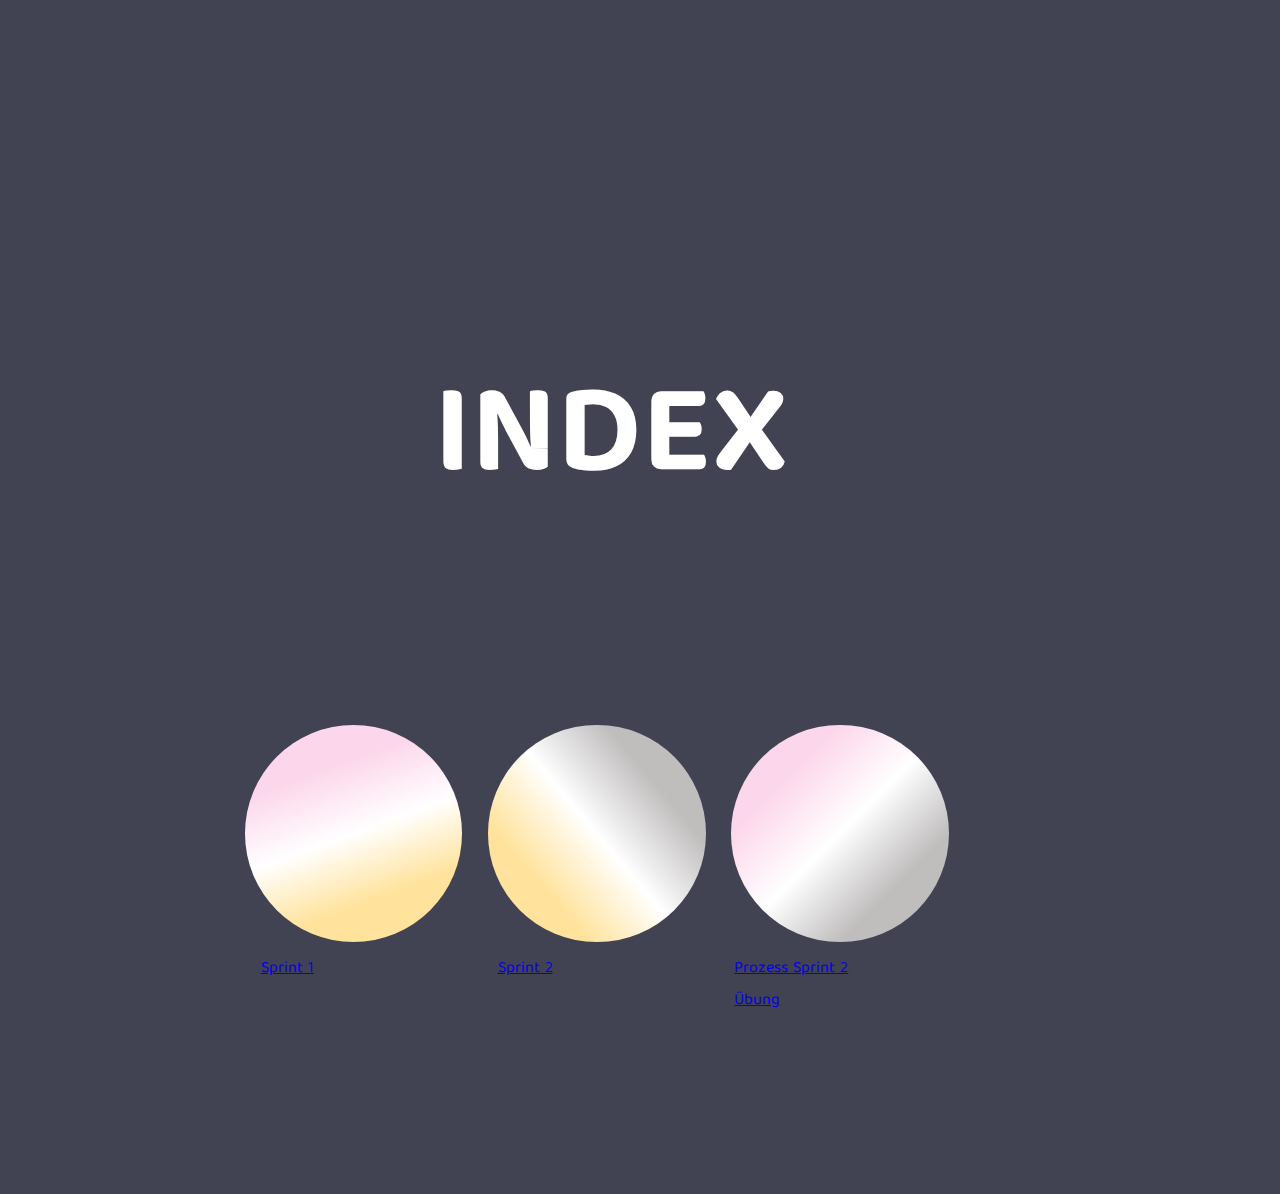
<file: index.html>
<!DOCTYPE html>
<html lang="en">
  <head>
    <meta charset="UTF-8" />
    <meta name="viewport" content="width=device-width, initial-scale=1.0" />
    <title>index menü</title>

    <link rel="preconnect" href="https://fonts.googleapis.com" />
    <link rel="preconnect" href="https://fonts.gstatic.com" crossorigin />
    <link
      href="https://fonts.googleapis.com/css2?family=Baloo+Tamma+2:wght@400..800&family=Encode+Sans+Expanded:wght@100;200;300;400;500;600;700;800;900&display=swap"
      rel="stylesheet"
    />

    <link rel="stylesheet" href="gestaltung.css" />
  </head>

  <body>
    <div class="grid-container">
      <div class="titel">
        <h1>INDEX</h1>
      </div>

      <div class="Sprint1"><a href="b_Sprint 1/index.html">Sprint 1</a></div>
      <div class="Sprint2">
        <a href="a_Sprint2_UNTIL_THE _LIGHTS/index.html">Sprint 2</a>
      </div>
      <div class="Prozess">
        <a href="c_Prozess Sprint 1/a_Sprint 1_ Prozess/index.html"
          >Prozess Sprint 2</a
        >
      </div>
      <div class="Übung"><a href="d_Übung Flexbox /index.html">Übung</a></div>

      <div class="dot-collection">
        <section class="parentcontainer">
          <div class="dot rosa-yellow"></div>
          <div class="dot yellow-grey"></div>
          <div class="dot rosa-grey"></div>
        </section>
      </div>
    </div>
  </body>
</html>
</file>
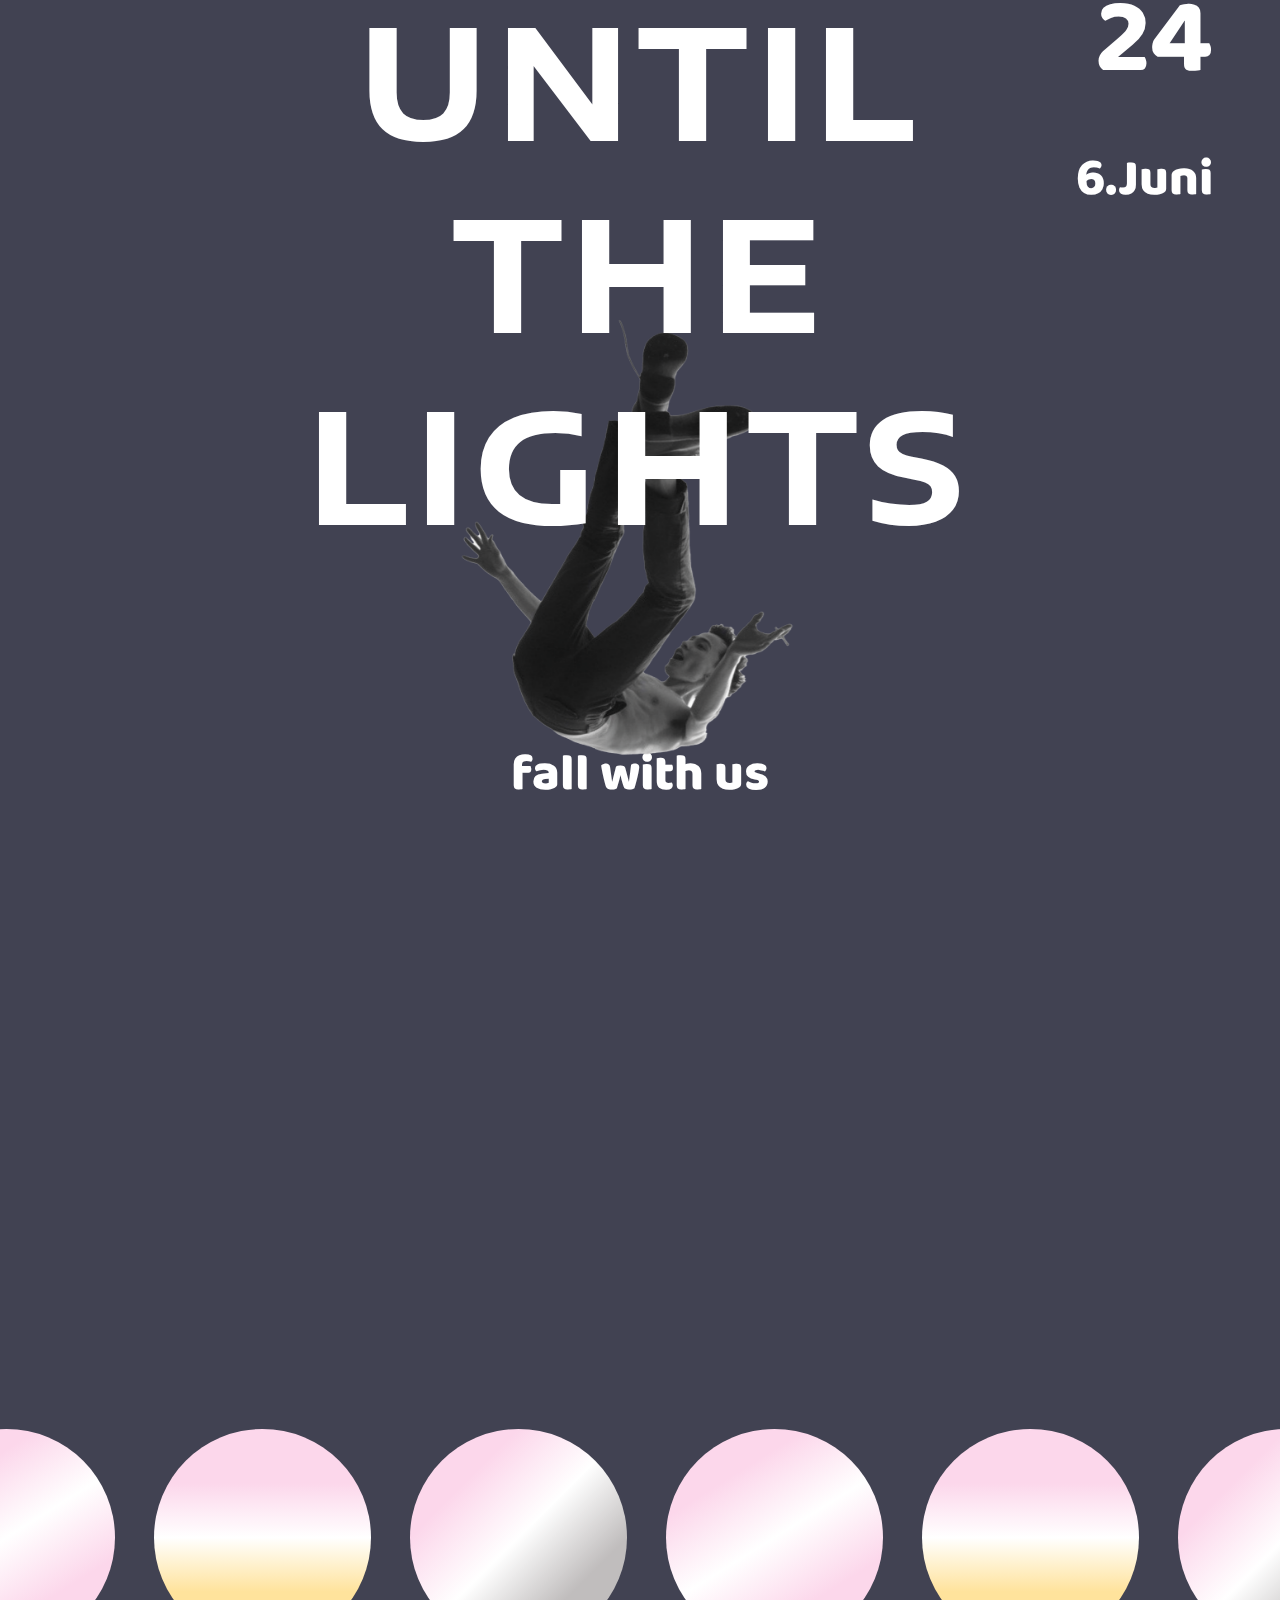
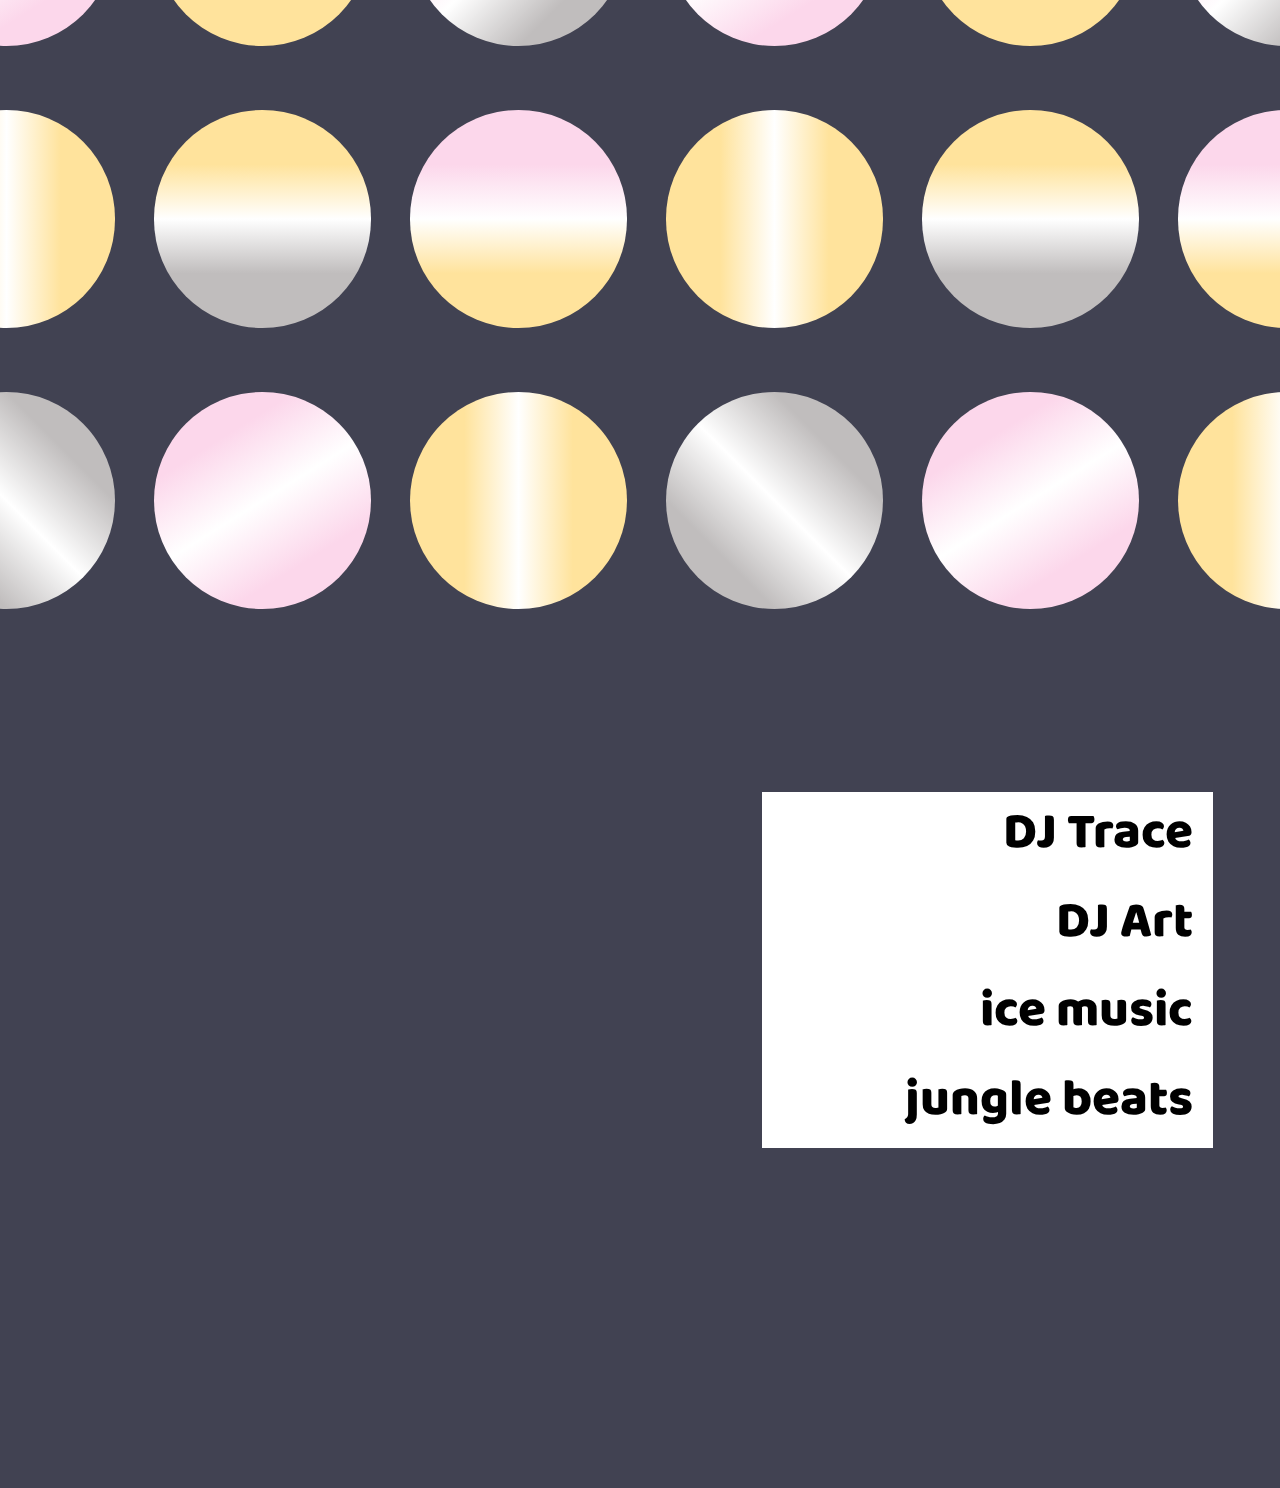
<file: a_Sprint2_UNTIL_THE _LIGHTS/index.html>
<!DOCTYPE html>
<html lang="en">

<head>
    <meta charset="UTF-8">
    <meta name="viewport" content="width=device-width, initial-scale=1.0">
    <title>4_UNTIL THE LIGHTS</title>

    <link rel="preconnect" href="https://fonts.googleapis.com">
    <link rel="preconnect" href="https://fonts.gstatic.com" crossorigin>
    <link href="https://fonts.googleapis.com/css2?family=Baloo+Tamma+2:wght@400..800&family=Encode+Sans+Expanded:wght@100;200;300;400;500;600;700;800;900&display=swap" rel="stylesheet">
   
    <link rel="stylesheet" href="style.css">

</head>

<body>
    


        <div class="FalingMen3">
            <img src="./Bilder/Falling Men3_.png" alt="Bild eines Fallenden Mannes">
        </div>
        
    

    <div id="plakat">

        <div class="grid-container">
            

            <section class="dateundInfo">
                <div class="jahr">24</br/>
                <div class="day" >6.Juni</div>
            </section>


            <div class="titel">
                <h1>UNTIL </br/>
                    THE </br/>
                    LIGHTS 
                </h1>
            </div>



            <div class="fall-with-us">
                 <section class="fall-with-us">
                    <div class="info">fall with us </div>
                 </section>
            </div>

       

            <div class="dot-collection">
                <section class="parentcontainer">
                    <div class="dot rosa"></div>  
                    <div class="dot yellow"></div>
                    <div class="dot lightgrey"></div>


                    <div class="dot rosa dots-mobile"></div>  
                    <div class="dot yellow dots-mobile"></div>
                    <div class="dot lightgrey dots-mobile"></div>
                </section>
        
            
        
                <section class="parentcontainer">
                    <div class="dot rosa-yellow"></div>
                    <div class="dot yellow-grey"></div>
                    <div class="dot rosa"></div>


                    <div class="dot rosa-yellow dots-mobile"></div>
                    <div class="dot yellow-grey dots-mobile"></div>
                    <div class="dot rosa dots-mobile"></div>
                </section>
        
            
        
                <section class="parentcontainer">
                    <div class="dot rosa-grey"></div>
                    <div class="dot rosa-yellow"></div>
                    <div class="dot yellow"></div>


                    <div class="dot rosa-grey dots-mobile"></div>
                    <div class="dot rosa-yellow dots-mobile"></div>
                    <div class="dot yellow dots-mobile"></div>
                </section>


                <section class="parentcontainer dots-desktop">
                    <div class="dot rosa"></div>  
                    <div class="dot yellow"></div>
                    <div class="dot lightgrey"></div>
                </section>
        
            
        
                <section class="parentcontainer dots-desktop">
                    <div class="dot rosa-yellow"></div>
                    <div class="dot yellow-grey"></div>
                    <div class="dot rosa"></div>
                </section>
        
            
        
                <section class="parentcontainer dots-desktop">
                    <div class="dot rosa-grey"></div>
                    <div class="dot rosa-yellow"></div>
                    <div class="dot yellow"></div>
                </section>
            </div>

            <div class="dj-infos">
                
                <div class="dj-infos-text">DJ Trace </br/>
                    DJ Art</br/>
                    ice music</br/>
                    jungle beats
                </div>
             </div>   

            
              
    

   
    
        </div>
    </div>
    
</body>

</html>
</file>
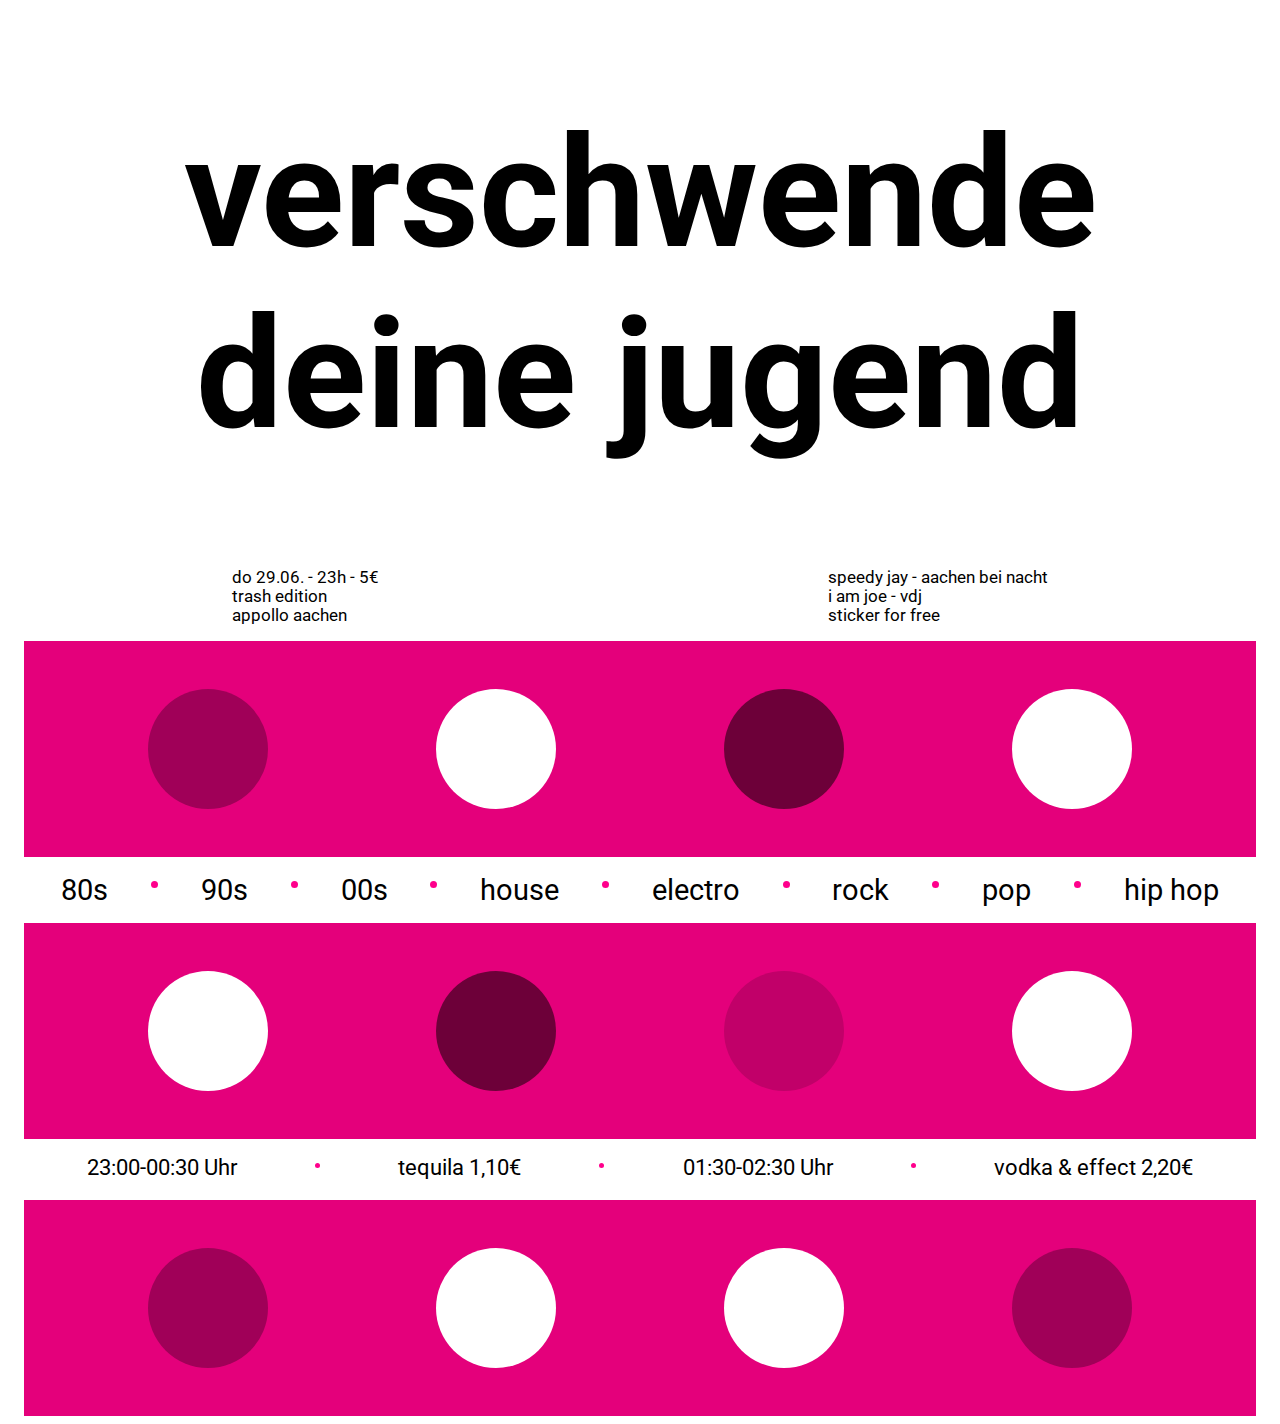
<file: b_Sprint 1/index.html>
<!DOCTYPE html>
<html lang="en">

<head>
    <meta charset="UTF-8">
    <meta name="viewport" content="width=device-width, initial-scale=1.0">
    <title>Plakat Verschwende deine Jugend, Mike Joyce</title>
    <link rel="stylesheet" href="style.css">
</head>

<body>

    <div id="plakat">
        <section class="titel">
            <h1>verschwende deine jugend</h1>
        </section>
    
        <section class="konzertinfo">
            <div>
                    do 29.06. - 23h - 5€</br/>
                    trash edition</br/>
                    appollo aachen
            </div>

            <div> 
                    speedy jay - aachen bei nacht </br/>
                    i am joe - vdj</br/>
                    sticker for free
            </div>
    
        </section>

    
        <section class="dotrow">
            <div class="dot medium"></div>
            <div class="dot"></div>
            <div class="dot dark"></div>
            <div class="dot"></div>
        </section>

       


        <section class="musicstyles1">
            <div class="info">80s </div>
            <div class="dotsmall pink"></div>
            <div class="info">90s </div>
            <div class="dotsmall pink"></div>
            <div class="info">00s </div>
            <div class="dotsmall pink"></div>
            <div class="info">house </div>
            <div class="dotsmall pink"></div>
            <div class="info">electro </div>
            <div class="dotsmall pink"></div>
            <div class="info">rock </div>
            <div class="dotsmall pink"></div>
            <div class="info">pop </div>
            <div class="dotsmall pink"></div>
            <div class="info">hip hop</div>
        </section>


        <section class="dotrow">
            <div class="dot"></div>
            <div class="dot dark"></div>
            <div class="dot rosa"></div>
            <div class="dot"></div>
        </section>

        <section class="sonstigeInfo">
            <div class="info">23:00-00:30 Uhr  </div>
            <div class="dotsmaller pink"></div>
            <div class="info">tequila 1,10€  </div>
            <div class="dotsmaller pink"></div>
            <div class="info">01:30-02:30 Uhr </div>
            <div class="dotsmaller pink"></div>
            <div class="info">vodka & effect 2,20€ </div>
        </section>

        <section class="dotrow">
            <div class="dot medium"></div>
            <div class="dot"></div>
            <div class="dot"></div>
            <div class="dot medium"></div>
        </section>
    
   
    
       

    </div>
    
</body>

</html>
</file>
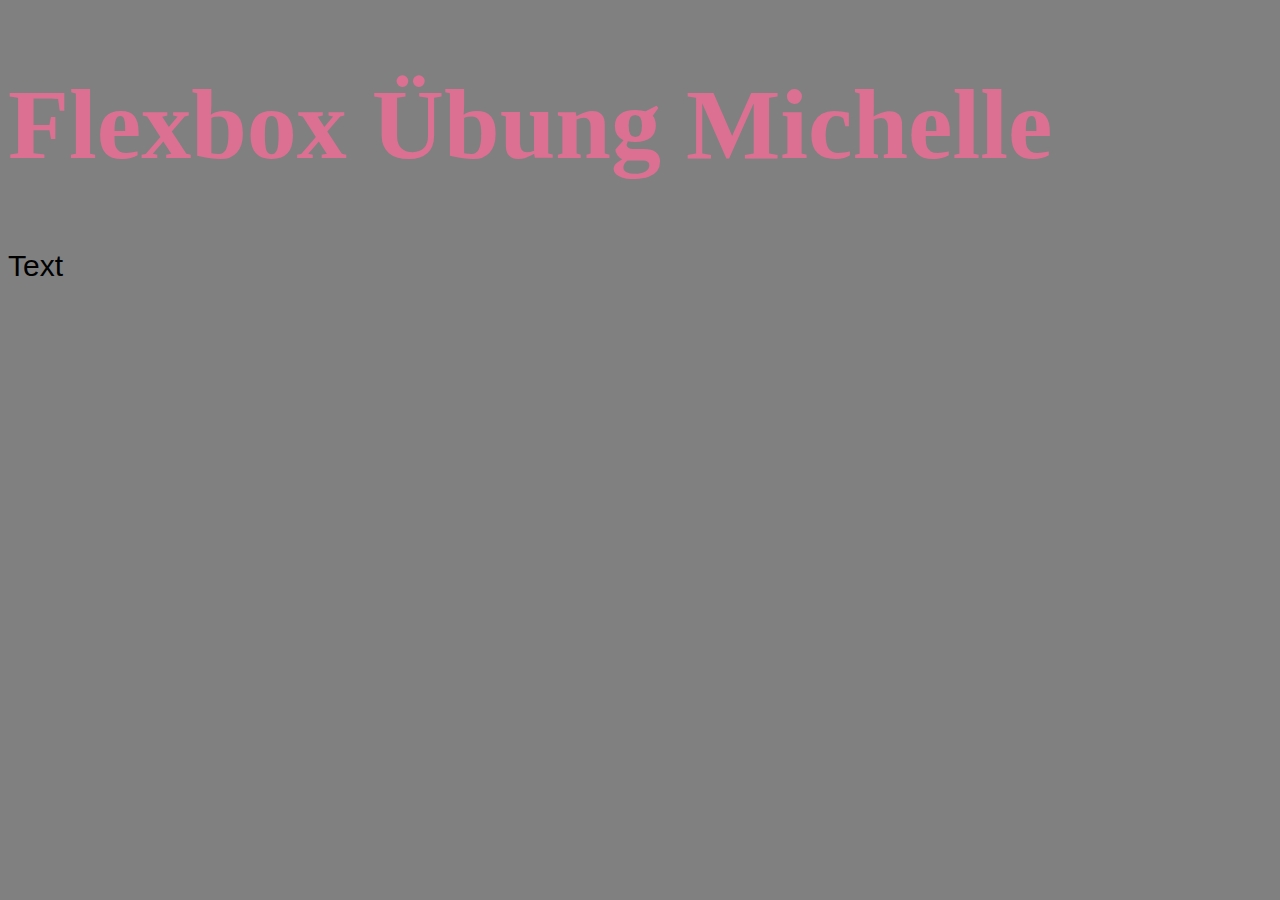
<file: d_Übung Flexbox/index.html>
<!DOCTYPE html>
<html lang="en">
<head>
    <meta charset="UTF-8">
    <meta name="viewport" content="width=device-width, initial-scale=1.0">
    <title>Document</title>
</head>
<style>
    h1{
        font-size: 100px;
       color: palevioletred;
    }

    p{
        font-size: 30px;
        font-family: Arial, Helvetica, sans-serif;
    }

    body{
        background-color: grey;
    }
</style>

<body>
    <h1>Flexbox Übung Michelle</h1>
    <p>Text</p>
    
    
</body>
</html>
</file>
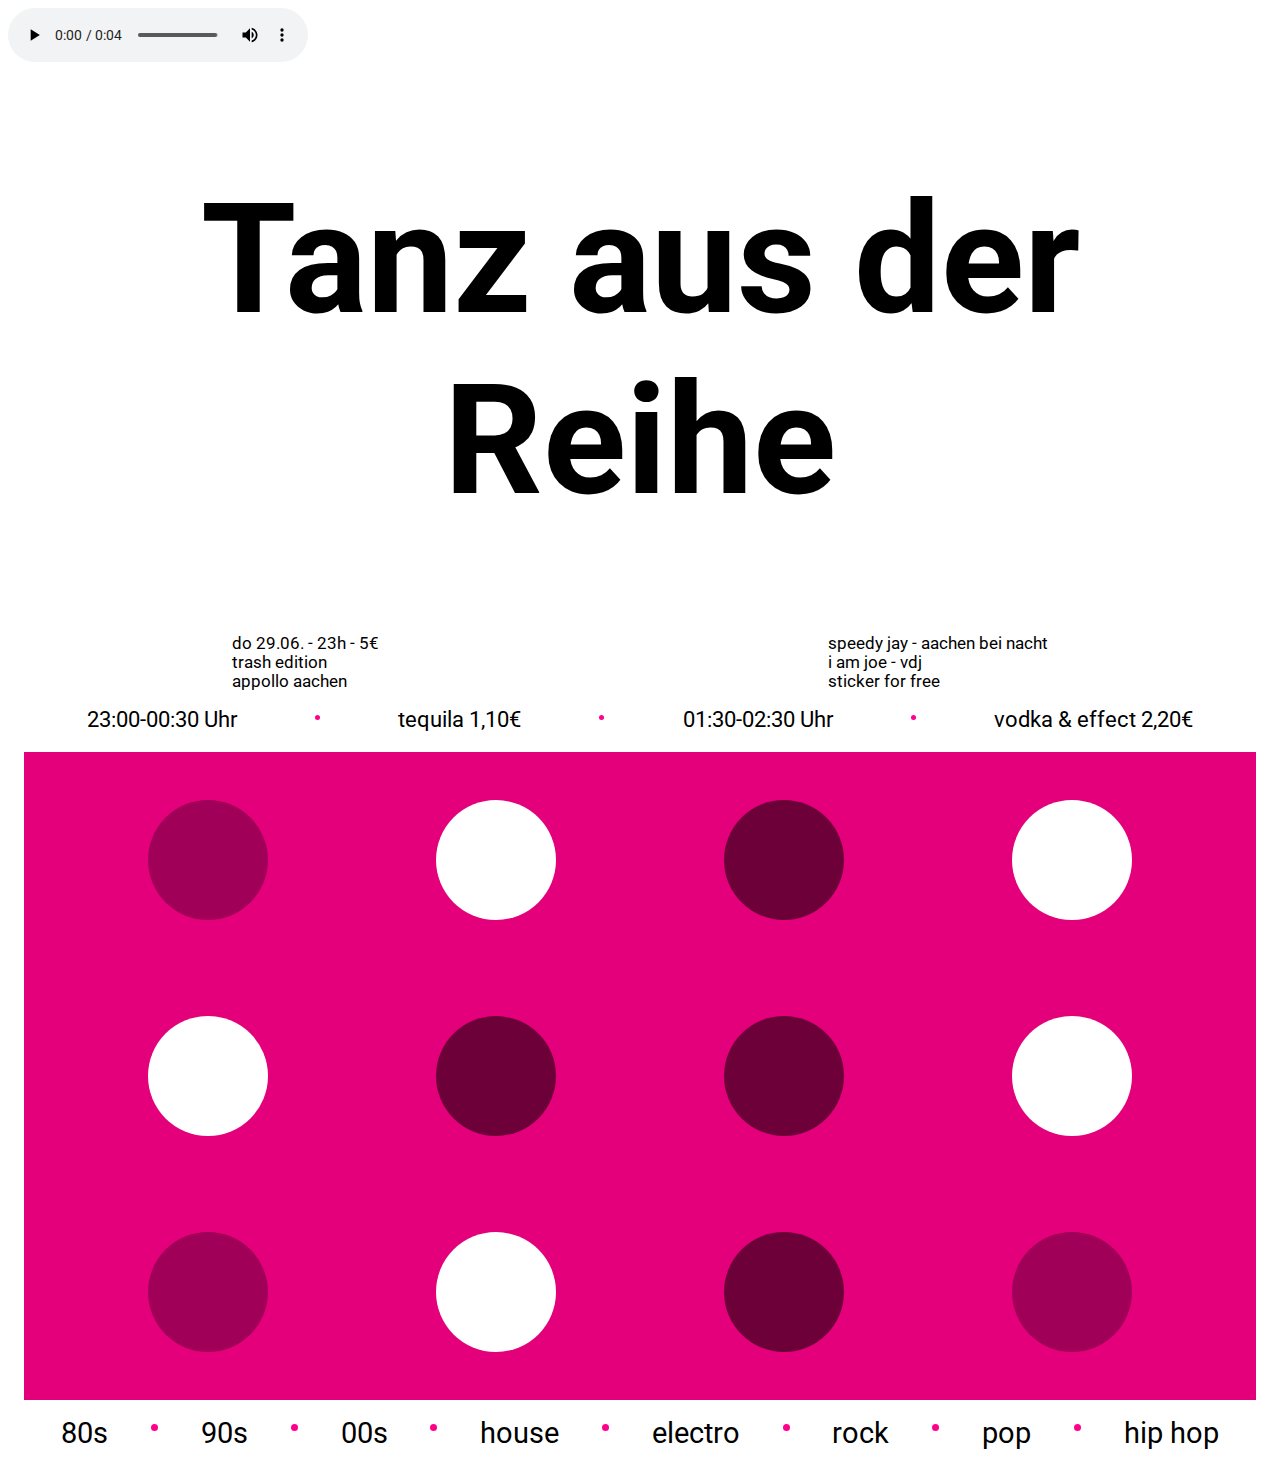
<file: c_Prozess Sprint 1/a_Sprint 1_ Prozess/index.html>
<!DOCTYPE html>
<html lang="en">

<head>
    <meta charset="UTF-8">
    <meta name="viewport" content="width=device-width, initial-scale=1.0">
    <title>Tanz aus der Reihe, Mike Joyce</title>
   
    <link rel="stylesheet" href="style.css">

</head>

<body>
    
    <audio controls autoplay loop>
        <source src="Michelles_beat.mp3"type="audio/mpeg"/>
    </audio>

    <div id="plakat">
        <section class="titel">
            <h1>Tanz aus der Reihe</h1>
        </section>
    
        <section class="konzertinfo">
            <div>
                    do 29.06. - 23h - 5€</br/>
                    trash edition</br/>
                    appollo aachen
            </div>

            <div> 
                    speedy jay - aachen bei nacht </br/>
                    i am joe - vdj</br/>
                    sticker for free
            </div>
    
        </section>

        <section class="sonstigeInfo">
            <div class="info">23:00-00:30 Uhr  </div>
            <div class="dotsmaller pink"></div>
            <div class="info">tequila 1,10€  </div>
            <div class="dotsmaller pink"></div>
            <div class="info">01:30-02:30 Uhr </div>
            <div class="dotsmaller pink"></div>
            <div class="info">vodka & effect 2,20€ </div>
        </section>
   

    
        <section class="dotrow">
            <div class="dot medium"></div>  
            <div class="dot"></div>
            <div class="dot dark"></div>
            <div class="dot"></div>
        </section>

    


        <section class="dotrow">
            <div class="dot"></div>
            <div class="dot dark"></div>
            <div class="dot dark"></div>
            <div class="dot"></div>
        </section>

     

        <section class="dotrow">
            <div class="dot medium"></div>
            <div class="dot"></div>
            <div class="dot dark"></div>
            <div class="dot medium"></div>
        </section>
    


        <section class="musicstyles1">
            <div class="info">80s </div>
            <div class="dotsmall pink"></div>
            <div class="info">90s </div>
            <div class="dotsmall pink"></div>
            <div class="info">00s </div>
            <div class="dotsmall pink"></div>
            <div class="info">house </div>
            <div class="dotsmall pink"></div>
            <div class="info">electro </div>
            <div class="dotsmall pink"></div>
            <div class="info">rock </div>
            <div class="dotsmall pink"></div>
            <div class="info">pop </div>
            <div class="dotsmall pink"></div>
            <div class="info">hip hop</div>
        </section>
   
    
       

    </div>
    
</body>

</html>
</file>
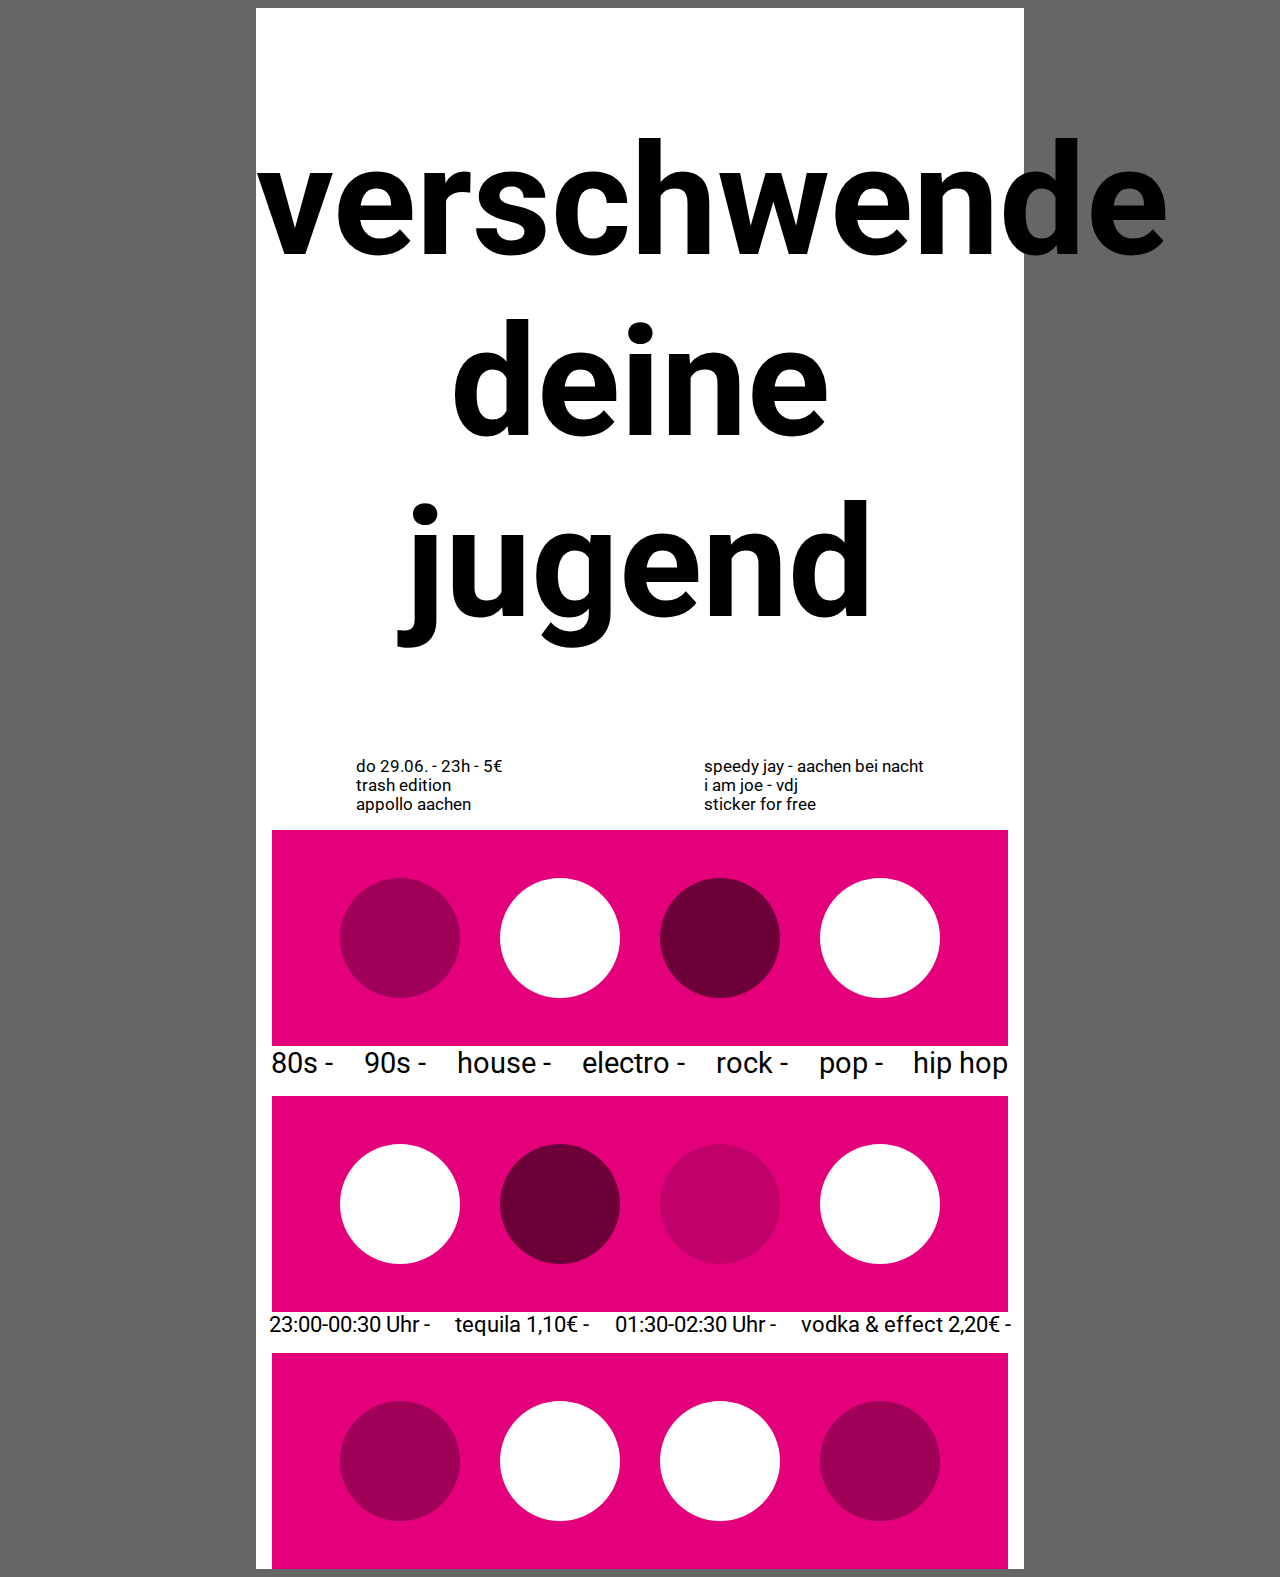
<file: Prozess/mein flex plakat 2/index.html>
<!DOCTYPE html>
<html lang="en">

<head>
    <meta charset="UTF-8">
    <meta name="viewport" content="width=device-width, initial-scale=1.0">
    <title>Plakat Verschwende deine Jugend, Mike Joyce</title>
    <link rel="stylesheet" href="style.css">
</head>

<body>

    <div id="plakat">
        <section class="titel">
            <h1>verschwende deine jugend</h1>
        </section>
    
        <section class="konzertinfo">
            <div>
                    do 29.06. - 23h - 5€</br/>
                    trash edition</br/>
                    appollo aachen
            </div>

            <div> 
                    speedy jay - aachen bei nacht </br/>
                    i am joe - vdj</br/>
                    sticker for free
            </div>
    
        </section>
    
        <section class="dotrow">
            <div class="dot medium"></div>
            <div class="dot"></div>
            <div class="dot dark"></div>
            <div class="dot"></div>
        </section>

        <section class="musicstyles1">
            <div class="info">80s -</div>
            <div class="info">90s -</div>
            <div class="info">house -</div>
            <div class="info">electro -</div>
            <div class="info">rock -</div>
            <div class="info">pop -</div>
            <div class="info">hip hop</div>
        </section>

        <section class="dotrow">
            <div class="dot"></div>
            <div class="dot dark"></div>
            <div class="dot rosa"></div>
            <div class="dot"></div>
        </section>

        <section class="sonstigeInfo">
            <div class="info">23:00-00:30 Uhr - </div>
            <div class="info">tequila 1,10€ - </div>
            <div class="info">01:30-02:30 Uhr - </div>
            <div class="info">vodka & effect 2,20€ - </div>
        </section>

        <section class="dotrow">
            <div class="dot medium"></div>
            <div class="dot"></div>
            <div class="dot"></div>
            <div class="dot medium"></div>
        </section>
    
   
    
       

    </div>
    
</body>

</html>
</file>
<file: gestaltung.css>
:root {
  --rosa: linear-gradient(148deg, #fcd7eb 0% 25%, white, #fcd7eb 75% 100%);
  --background: #414252;
  --light-grey: linear-gradient(45deg, #c0bdbd 0% 25%, white, #c0bdbd 75% 100%);
  --yellow: linear-gradient(90deg, #ffe39c 0% 25%, white, #ffe39c 75% 100%);
  --rosa-yellow: linear-gradient(
    160deg,
    #fcd7eb 0% 25%,
    white,
    #ffe39c 75% 100%
  );
  --rosa-grey: linear-gradient(135deg, #fcd7eb 0% 25%, white, #c0bdbd 75% 100%);
  --yellow-grey: linear-gradient(
    50deg,
    #ffe39c 0% 25%,
    white,
    #c0bdbd 75% 100%
  );
  --white: #ffffff;
  --softrosa: #ffe5f3;
  --softgrey: #d9d9d9;
  --morerosa: #f0aed1;
}

body {
  background-color: var(--background);
  font-family: "Baloo Tamma 2", system-ui;
  justify-content: center;
}

/*GRID*/

.grid-container {
  display: grid;
  grid-template-columns: repeat(5, 18vw);
  grid-template-rows: repeat(5, 18vw);
  gap: 0.5vw;
}

.titel {
  color: var(--white);
  grid-column: 3;
  grid-row: 2;
  font-size: 5vw;
  margin-left: -3rem;
}

.dot-collection {
  display: flex;
  gap: 1vw;
  grid-column: 2/6;
  grid-row: 4;
  /*margin-left: -1rem;*/
}

/*CIRCLE FLEXBOX*/

section.parentcontainer {
  display: flex;
  align-items: center;
  justify-content: space-around;
  flex-wrap: wrap;
  gap: 2vw;
}

/*CIRCLES*/

.dot {
  border-radius: 100%;
  height: 17vw;
  width: 17vw;
  background-color: var(--white);
  animation-name: dot;
  animation-duration: 2s;
  animation-iteration-count: infinite;
}

/*FARBEN ZU CIRCLE*/

.rosa-yellow {
  background-image: var(--rosa-yellow);
}

.rosa-grey {
  background-image: var(--rosa-grey);
  animation-direction: alternate-reverse;
}

.yellow-grey {
  background-image: var(--yellow-grey);
}

.Sprint1 {
  color: var(--white);
  grid-column: 2;
  grid-row: 5;
  margin-left: 1rem;
}

.Sprint2 {
  color: var(--white);
  grid-column: 3;
  grid-row: 5;
  margin-left: 1rem;
}

.Prozess {
  color: var(--white);
  grid-column: 4;
  grid-row: 5;
  margin-left: 1rem;
}

.Übung {
  color: var(--white);
  grid-column: 4;
  grid-row: 5;
  margin-left: 1rem;
  margin-top: 2rem;
}
</file>
<file: a_Sprint2_UNTIL_THE _LIGHTS/style.css>
@import url("https://fonts.googleapis.com/css2?family=Roboto:wght@700&display=swap");

:root {
  --rosa: linear-gradient(148deg, #fcd7eb 0% 25%, white, #fcd7eb 75% 100%);
  --background: #414252;
  --light-grey: linear-gradient(45deg, #c0bdbd 0% 25%, white, #c0bdbd 75% 100%);
  --yellow: linear-gradient(90deg, #ffe39c 0% 25%, white, #ffe39c 75% 100%);
  --rosa-yellow: linear-gradient(#fcd7eb 0% 25%, white, #ffe39c 75% 100%);
  --rosa-grey: linear-gradient(135deg, #fcd7eb 0% 25%, white, #c0bdbd 75% 100%);
  --yellow-grey: linear-gradient(
    180deg,
    #ffe39c 0% 25%,
    white,
    #c0bdbd 75% 100%
  );
  --white: #ffffff;
  --softrosa: #ffe5f3;
  --softgrey: #d9d9d9;
  --morerosa: #f0aed1;
}

body {
  font-family: "Baloo Tamma 2", system-ui;
  display: flex;
  justify-content: center;
}

/*GRID*/

.grid-container {
  display: grid;
  grid-template-columns: repeat(5, 18vw);
  grid-template-rows: repeat(13, 18vw);
  gap: 0.5vw;
}

.dateundInfo {
  grid-column: 5;
  grid-row: 1;
  margin-top: -3rem;
}

.titel {
  grid-column: 1/6;
  grid-row: 1;
  margin-top: -8rem;
  z-index: 100;
}

.dot-collection {
  display: flex;
  gap: 1vw;
  grid-column: 1/6;
  grid-row: 7;
  margin-left: -13vw;
}

.fall-with-us {
  grid-column: 1/6;
  grid-row: 4;
}

.dj-infos {
  grid-column: 4/6;
  grid-row: 11;
  z-index: 20;
}

audio {
  display: none;
}

.FalingMen3 {
  width: 40vw;
  position: fixed;
  top: 20vh;
  left: 30vw;
  z-index: 80;
}

.FalingMen3 img {
  width: 100%;
}

/*TEXT*/

section.dateundInfo {
  color: var(--white);
  font-weight: 800;
  font-optical-sizing: auto;
  font-size: 4vw;
  display: flex;
  flex-direction: row;
  justify-content: flex-end;
  margin-right: 1rem;
  white-space: nowrap;
  position: relative;
  cursor: pointer;
}

.jahr {
  font-size: 8vw;
  text-align: right;
}

.day {
  font-size: 4vw;
  text-align: right;
}

.titel {
  font-size: 6vw;
  text-align: center;
  flex-direction: row;
  color: var(--white);
  font-family: "Encode Sans Expanded", sans-serif;
  font-weight: 800;
  font-style: Extrabold;
  letter-spacing: 2mm;
}

section.fall-with-us {
  color: var(--white);
  font-family: "Baloo Tamma 2", system-ui;
  font-weight: 800;
  font-optical-sizing: auto;
  font-size: 4vw;
  display: flex;
  flex-direction: row;
  justify-content: center;
  margin-bottom: 2rem;
  margin-top: 1rem;
  white-space: nowrap;
}

/*CIRCLE FLEXBOX*/

section.parentcontainer {
  background-color: none;
  display: flex;
  align-items: center;
  justify-content: space-around;
  flex-wrap: wrap;
  margin-left: 1vw;
  margin-right: 1vw;
  gap: 5vw;
}

/*CIRCLES*/

.dot {
  border-radius: 100%;
  height: 17vw;
  width: 17vw;
  background-color: var(--white);
  animation-name: dot;
  animation-duration: 2s;
  animation-iteration-count: infinite;
}

/* Dots für Mobile ausblenden */
.dots-mobile {
  display: none;
}

/*ANIMATION ROTIERUNG 360DEG*/

@keyframes dot {
  0% {
    transform: rotate(0deg);
  }

  100% {
    transform: rotate(360deg);
  }
}

/*FARBEN ZU CIRCLE*/

.rosa {
  background-image: var(--rosa);
  animation-direction: alternate-reverse;
}

.lightgrey {
  background-image: var(--light-grey);
}

.yellow {
  background-image: var(--yellow);
  animation-direction: alternate-reverse;
}

.rosa-yellow {
  background-image: var(--rosa-yellow);
}

.rosa-grey {
  background-image: var(--rosa-grey);
  animation-direction: alternate-reverse;
}

.yellow-grey {
  background-image: var(--yellow-grey);
}

/*WEISSES QUADRAT HINTER DJ INFOS UND TEXT*/

.dj-infos-text {
  color: black;
  font-size: 4vw;
  font-optical-sizing: auto;
  margin-bottom: 1rem;
  margin-top: 1rem;
  margin-right: 1rem;
  white-space: nowrap;
  text-align: right;
  white-space: nowrap;
  font-weight: 800;
  background-color: white;
  padding: 0 20px;
}

/*Display*/
html {
  background-color: var(--background);
}

/*RESPONSIVE*/

/*I Pad*/
@media all and (max-width: 48em) {
  html {
    background-color: var(--background);
  }
  .parentcontainer.dots-desktop {
    display: none;
  }
  .dot-collection {
    margin-left: 0;
  }

  .titel {
    grid-row: 3;
    margin-top: -12rem;
    z-index: 100;
  }

  .dateundInfo {
    grid-row: 1;
    margin-top: 1rem;
  }

  .fall-with-us {
    grid-column: 1/6;
    grid-row: 5;
    margin-top: -3rem;
  }

  .dot-collection {
    grid-row: 6;
    margin-top: -3rem;
  }

  .dot {
    height: 28vw;
    width: 28vw;
  }

  .FalingMen3 {
    width: 60vw;
    top: 20vh;
    left: 20vw;
  }
}

/*I Phone*/
@media all and (max-width: 40em) {
  html {
    background-color: var(--background);
  }
  .dots-mobile {
    display: block;
  }

  .dateundInfo {
    grid-row: 1;
    margin-top: 1rem;
  }

  .dot-collection {
    grid-row: 6;
  }

  .FalingMen3 {
    width: 90vw;
    position: fixed;
    top: 21vh;
    left: 1vw;
    z-index: 80;
  }

  .dot {
    height: 28vw;
    width: 28vw;
  }

  .titel {
    font-size: 7vw;
    z-index: 100;
  }
}
</file>
<file: b_Sprint 1/style.css>
@import url('https://fonts.googleapis.com/css2?family=Roboto:wght@700&display=swap');

:root {
    /* CSS Angaben über Custom Properties definieren, -> zentraler Ort, um Werte zu ändern */
    --white: #fff;
    --background: #e4007b;
    --dark: #6d0039;
    --bright: #c10069;
    --medium: #a00058;
    --pink:#ff008c;
    --grey:#666666;
}

body{
    font-family: 'Roboto';
 
}



section.titel{
    font-size: 6vw;
    text-align: center;
}


section.dotrow {
    background-color: var(--background);
    padding: 3em;
    display: flex;
    align-items: center;
    justify-content: space-around;
    flex-wrap: wrap;
    margin-left: 1em;
    margin-right: 1em;
    gap: 1rem;



}


section.konzertinfo{
    display: flex;
    justify-content: space-around;
    margin-bottom: 1rem;
    font-size: 1.3vw;

}

.dotsmall {
    border-radius: 100%;
    height: 7px;
    width: 7px;
    background-color: var(--pink);
    justify-content: space-around;
    margin-bottom: 1rem;
    margin-top: 0.5rem;
    margin-left: 1rem;
    margin-right: 1rem;
  
    
}


.dotsmaller {
    border-radius: 100%;
    height: 5px;
    width: 5px;
    background-color: var(--pink);
    justify-content: space-around;
    margin-bottom: 1rem;
    margin-top: 0.5rem;
   
    
}

.dot {
    border-radius: 60%;
    height: 120px;
    width: 120px;
    background-color: var(--white);
  
}

.rosa{
   
    background-color: var(--bright);
}

.medium{

    background-color: var(--medium);
}

.dark{
    background-color: var(--dark); 
}

.pink{
    background-color: var(--pink);
}

section.musicstyles1{

    font-size: 2.3vw;
    display: flex;
    justify-content: space-around;
    margin-bottom: 1rem;
    margin-top: 1rem;
    margin-left: 2.5rem;
    margin-right: 2.5rem;
    white-space: nowrap;
}

section.sonstigeInfo{

    font-size: 1.7vw;
    display: flex;
    justify-content: space-around;
    margin-bottom: 1rem;
    margin-top: 1rem;
    margin-left: 2.5rem;
    margin-right: 2.5rem;
    white-space: nowrap;
   
}
</file>
<file: c_Prozess Sprint 1/a_Sprint 1_ Prozess/style.css>
@import url("https://fonts.googleapis.com/css2?family=Roboto:wght@700&display=swap");

:root {
  /* CSS Angaben über Custom Properties definieren, -> zentraler Ort, um Werte zu ändern */
  --white: #fff;
  --background: #e4007b;
  --dark: #6d0039;
  --bright: #c10069; /*rosa*/
  --medium: #a00058; /*oben links*/
  --pink: #ff008c; /*dotsmaler*/
  --grey: #666666;
}

body {
  font-family: "Roboto";
}

/*audio{visibility: hidden;}*/

section.titel {
  font-size: 6vw;
  text-align: center;
}

section.dotrow {
  background-color: var(--background);
  padding: 3em;
  display: flex;
  align-items: center;
  justify-content: space-around;
  flex-wrap: wrap;
  margin-left: 1em;
  margin-right: 1em;
  gap: 1rem;
}

section.konzertinfo {
  display: flex;
  justify-content: space-around;
  margin-bottom: 1rem;
  font-size: 1.3vw;
}

.dotsmall {
  border-radius: 100%;
  height: 7px;
  width: 7px;
  background-color: var(--pink);
  justify-content: space-around;
  margin-bottom: 1rem;
  margin-top: 0.5rem;
  margin-left: 1rem;
  margin-right: 1rem;
}

.dotsmaller {
  border-radius: 100%;
  height: 5px;
  width: 5px;
  background-color: var(--pink);
  justify-content: space-around;
  margin-bottom: 1rem;
  margin-top: 0.5rem;
}

.dot {
  border-radius: 100%;
  height: 120px;
  width: 120px;
  background-color: var(--white);
  animation-name: dot;
  animation-duration: 1s;
  animation-iteration-count: infinite;
  animation-timing-function: ease-in-out;
  animation-direction: alternate-reverse;
}

@keyframes dot {
  0% {
    transform: translateX(-80px);
  }

  100% {
    transform: translateX(80px);
  }
}

.rosa {
  background-color: var(--bright);
  transition: background-color 1s;
  animation: rosa-dot 2s infinite ease-in-out;
}

/*@keyframes rosa-dot{
    0%{
         transform: translateX(0);
         border-radius: 100%;
    }

   25%{
        background-color: red;;
        transform: translateX(120px);
    border-radius: 50%;
    }

    75%{
        background-color:green;
        transform: translateX 180px;
        border-radius 25%;  
        }

    100%{
        background-color: aqua;
        transform: translateX(200px);
        border-radius: 0%;
    }

}*/

.medium {
  background-color: var(--medium);
  /* animation: medium-dot 0.5s ease infinite;*/
  animation-name: medium-dot;
  animation-duration: 0.3s;
  animation-timing-function: ease;
  animation-iteration-count: infinite;
}

@keyframes medium-dot {
  0% {
    transform: scale(0.8);
    background-color: #a00058;
  }

  100% {
    transform: scale(1.2);
    background-color: #6d0039;
  }
}

.dark {
  background-color: var(--dark);
  animation: dark-dot 4s ease infinite;
}

@keyframes dark-dot {
  0% {
    transform: translateY(0);
  }

  25% {
    transform: translateY(-300px) scale(0.5);
    background-color: #666666;
  }

  50% {
    transform: translateY(-300px) scale(1);
    background-color: #666666;
  }

  75% {
    transform: translateY(-600px) scale(1.5);
  }

  100% {
    transform: translateY(-1000px) scale(0.5);
  }
}

.pink {
  background-color: var(--pink);
}

section.musicstyles1 {
  font-size: 2.3vw;
  display: flex;
  justify-content: space-around;
  margin-bottom: 1rem;
  margin-top: 1rem;
  margin-left: 2.5rem;
  margin-right: 2.5rem;
  white-space: nowrap;
}

section.sonstigeInfo {
  font-size: 1.7vw;
  display: flex;
  justify-content: space-around;
  margin-bottom: 1rem;
  margin-top: 1rem;
  margin-left: 2.5rem;
  margin-right: 2.5rem;
  white-space: nowrap;
}
</file>
<file: Prozess/mein flex plakat 2/style.css>
@import url('https://fonts.googleapis.com/css2?family=Roboto:wght@700&display=swap');

:root {
    /* CSS Angaben über Custom Properties definieren, -> zentraler Ort, um Werte zu ändern */
    --white: #fff;
    --background: #e4007b;
    --dark: #6d0039;
    --bright: #c10069;
    --medium: #a00058;
    --grey:#666666;
}

body{
    font-family: 'Roboto';
    background-color: var(--grey);
    display: flex;
    justify-content: center;
}

#plakat{
    background-color: var(--white); 
    width:60vw;
    /*Proportionen A-Formate 1.4141--*/
    height:calc(1.4141*80vw);
    height:auto;
}

section.titel{
    font-size: 6vw;
    text-align: center;
}


section.dotrow {
    background-color: var(--background);
    padding: 3em;
    display: flex;
    justify-content: space-around;
    flex-wrap: wrap;
    margin-left: 1em;
    margin-right: 1em;


}

section.konzertinfo{
    display: flex;
    justify-content: space-around;
    margin-bottom: 1rem;
    font-size: 1.3vw;

}

.dot {
    border-radius: 60%;
    height: 120px;
    width: 120px;
    background-color: var(--white);
    
}

.rosa{
   
    background-color: var(--bright);
}

.medium{

    background-color: var(--medium);
}

.dark{
    background-color: var(--dark); 
}


section.musicstyles1{

    font-size: 2.3vw;
    display: flex;
    justify-content: space-around;
    margin-bottom: 1rem;
}

section.sonstigeInfo{

    font-size: 1.7vw;
    display: flex;
    justify-content: space-around;
    margin-bottom: 1rem;
    white-space: nowrap;
}
</file>
